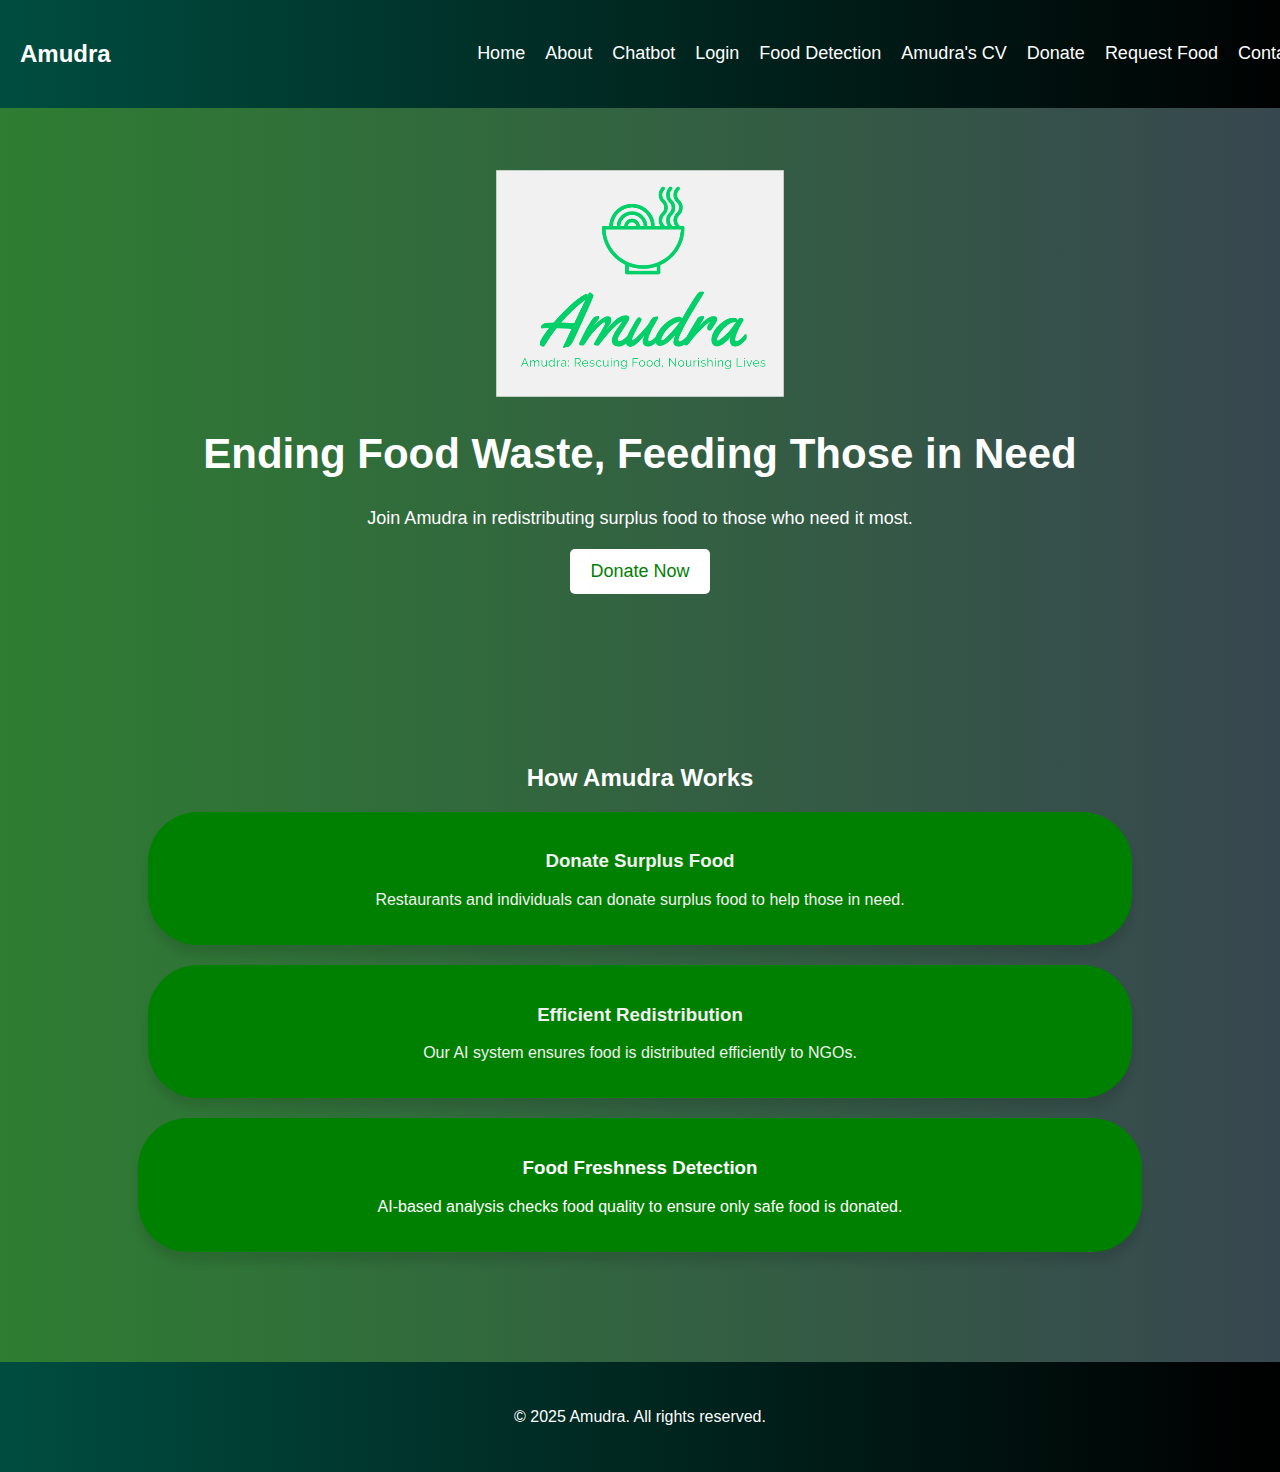
<file: index.html>
<!DOCTYPE html>
<html lang="en">
<head>
    <meta charset="UTF-8">
    <meta name="viewport" content="width=device-width, initial-scale=1.0">
    <title>Amudra | Ending Food Waste</title>

    <style>
        /* ========== General Styles ========== */
        body {
            font-family: Arial, sans-serif;
            margin: 0;
            padding: 0;
            background: #f4f4f4;
        }

        /* ========== Navbar ========== */
        .navbar {
            display: flex;
            justify-content: space-between;
            align-items: center;
            padding: 20px;
            background: linear-gradient(to right, #004d40, #000000);
            color: white;
            position: fixed;
            width: 100%;
            top: 0;
            z-index: 1000;
        }

        .nav-links {
            list-style: none;
            display: flex;
            gap: 20px;
        }

        .nav-links li a {
            text-decoration: none;
            color: white;
            font-size: 18px;
            transition: color 0.3s ease-in-out;
        }

        .nav-links li a:hover {
            color: #f1f1f1;
        }

        /* ========== Hero Section ========== */
        .hero {
            display: flex;
            align-items: center;
            justify-content: center;
            flex-direction: column;
            padding: 100px 10%;
            background: linear-gradient(to right, #2E7D32, #37474F);
            color: white;
            text-align: center;
            margin-top: 70px;
        }

        .hero h1 {
            font-size: 42px;
            line-height: 1.2;
        }

        .hero h1 span {
            color: yellow;
        }

        .hero p {
            font-size: 18px;
            margin: 20px 0;
        }

        .cta-btn {
            display: inline-block;
            padding: 12px 20px;
            background: white;
            color:green;
            font-size: 18px;
            border-radius: 5px;
            text-decoration: none;
            transition: transform 0.3s ease-in-out;
        }

        .cta-btn:hover {
            transform: scale(1.1);
        }

        /* ========== Features Section ========== */
        .features {
            text-align: center;
            padding: 50px 10%;
            background: linear-gradient(to right, #2E7D32, #37474F);
            padding-bottom: 100px;
            color: white;
        }

        .feature-container {
            display: flex;
            justify-content: space-between;
            margin-top: 30px;
        }

        .feature {
            flex: 1;
            padding: 20px;
            background: green;
            color:#f1f1f1;
            border-radius: 50px;
            box-shadow: 0 10px 10px rgba(0, 0, 0, 0.1);
            margin: 20px;
            text-align: center;
            transition: transform 0.3s ease-in-out;
        }
        .feature1{
            flex: 1;
            padding: 20px;
            color: #f1f1f1;
            background: green;
            border-radius: 50px;
            box-shadow: 0 10px 10px rgba(0, 0, 0, 0.1);
            margin: 20px;
            text-align: center;
            transition: transform 0.3s ease-in-out;
        }
        .feature2{
            flex: 1;
            padding: 20px;
            color:white;
            background: green;
            border-radius: 50px;
            box-shadow: 0 10px 10px rgba(0, 0, 0, 0.1);
            margin: 10px;
            text-align: center;
            transition: transform 0.3s ease-in-out;
        }

        .feature i {
            font-size: 40px;
            color: green;
            margin-bottom: 10px;
        }

        .feature:hover {
            transform: translateY(-5px);
        }

        /* ========== Footer ========== */
        footer {
            text-align: center;
            padding: 30px;
            background: linear-gradient(to right, #004d40, #000000);
            color: white;
        }

        /* ========== Responsive Design ========== */
        @media (max-width: 768px) {
            .navbar {
                flex-direction: column;
                padding: 10px;
            }

            .nav-links {
                flex-direction: column;
                text-align: center;
                padding: 10px;
            }

            .hero {
                padding: 50px 5%;
            }

            .hero h1 {
                font-size: 32px;
            }

            .feature-container {
                flex-direction: column;
            }

            .feature {
                margin-bottom: 20px;
            }
            .img{
                background: white;
                padding: 15px;
                border-radius: px;
                box-shadow: 0 5px 10px rgba(0, 0, 0, 0.1);
            }
        }
        .falling {
            position: absolute;
            top: -10%;
            width: 100%;
            height: 100%;
            pointer-events: none; /* Prevent interactions with falling objects */
        }
        .falling div {
            position: absolute;
            animation: fall 5s linear infinite; /* Faster falling speed */
        }
        @keyframes fall {
            0% {
                top: -10%;
                transform: rotate(0deg);
            }
            100% {
                top: 100%;
                transform: rotate(360deg);
            }
        }
        /* Add different falling elements with varied speeds and positions */
        .falling div:nth-child(1) {
      left: 10%;
      animation-duration: 4s; /* Shorter duration for faster fall */
      animation-delay: 0s;
      font-size: 50px;
      color: #FF6347; /* Tomato */
    }

    .falling div:nth-child(2) {
      left: 30%;
      animation-duration: 3s; /* Even faster fall */
      animation-delay: 1s;
      font-size: 60px;
      color: #FFD700; /* Gold */
    }

    .falling div:nth-child(3) {
      left: 50%;
      animation-duration: 4.5s; /* Slightly slower fall */
      animation-delay: 2s;
      font-size: 55px;
      color: #32CD32; /* Lime Green */
    }

    .falling div:nth-child(4) {
      left: 70%;
      animation-duration: 3.5s; /* Fast fall */
      animation-delay: 3s;
      font-size: 65px;
      color: #FF4500; /* Orange Red */
    }

    .falling div:nth-child(5) {
      left: 90%;
      animation-duration: 4s; /* Medium-speed fall */
      animation-delay: 4s;
      font-size: 45px;
      color: #8A2BE2; /* Blue Violet */
    }

    </style>

</head>
<body>
    <div class="falling">
    <div>🍞</div> <!-- Falling bread -->
    <div>🍎</div> <!-- Falling apple -->
    <div>🍗</div> <!-- Falling chicken -->
    <div>🍊</div> <!-- Falling orange -->
    <div>🥖</div> <!-- Falling baguette -->
  </div>
    <!-- ========== Navbar ========== -->
     
    <header class="navbar">
        <div class="logo">
            <h2>Amudra</h2>
        </div>
        <nav>
            <ul class="nav-links">
                <li><a href="index.html" class="active">Home</a></li>
                <li><a href="about.html">About</a></li>
                <li><a href="https://landbot.online/v3/H-2807846-2JWQV5J3TCR0XQFF/index.html">Chatbot</a></li>
                <li><a href="login.html" class="btn">Login</a></li>
                <li><a href="https://foodspoil-2tvknx9cycweztxerjrupb.streamlit.app/">Food Detection</a></li>
                <li><a href="https://cvmodel-6quhshnfymarfwfpsactuh.streamlit.app/">Amudra's CV</a></li>
                <li><a href="donate-food.html">Donate</a></li>
                <li><a href="request-food.html">Request Food</a></li>
                <li><a href="contact.html">Contact</a></li>
            </ul>
        </nav>
    </header>


    <!-- ========== Hero Section ========== -->
    <section class="hero">
        <div class="img">
            <img src="images/logo.png" alt="Co-founder">
        </div>
        <div class="hero-content">
            <h1>Ending Food Waste, Feeding Those in Need</h1>
            <p>Join Amudra in redistributing surplus food to those who need it most.</p>
            <a href="donate-food.html" class="cta-btn">Donate Now</a>
        </div>
    </section>

    <!-- ========== Features Section ========== -->
    <section class="features">
        <h2>How Amudra Works</h2>
            <div class="feature">
                <i class="fas fa-hands-helping"></i>
                <h3>Donate Surplus Food</h3>
                <p>Restaurants and individuals can donate surplus food to help those in need.</p>
            </div>
            <div class="feature1">
                <i class="fas fa-truck"></i>
                <h3>Efficient Redistribution</h3>
                <p>Our AI system ensures food is distributed efficiently to NGOs.</p>
            </div>

            <div class="feature2">
                <i class="fas fa-seedling"></i>
                <h3>Food Freshness Detection</h3>
                <p>AI-based analysis checks food quality to ensure only safe food is donated.</p>
            </div>
    </section>

    <!-- ========== Footer ========== -->
    <section><footer>
        <p>&copy; 2025 Amudra. All rights reserved.</p>
    </footer>
</section>

</body>
</html>
</file>
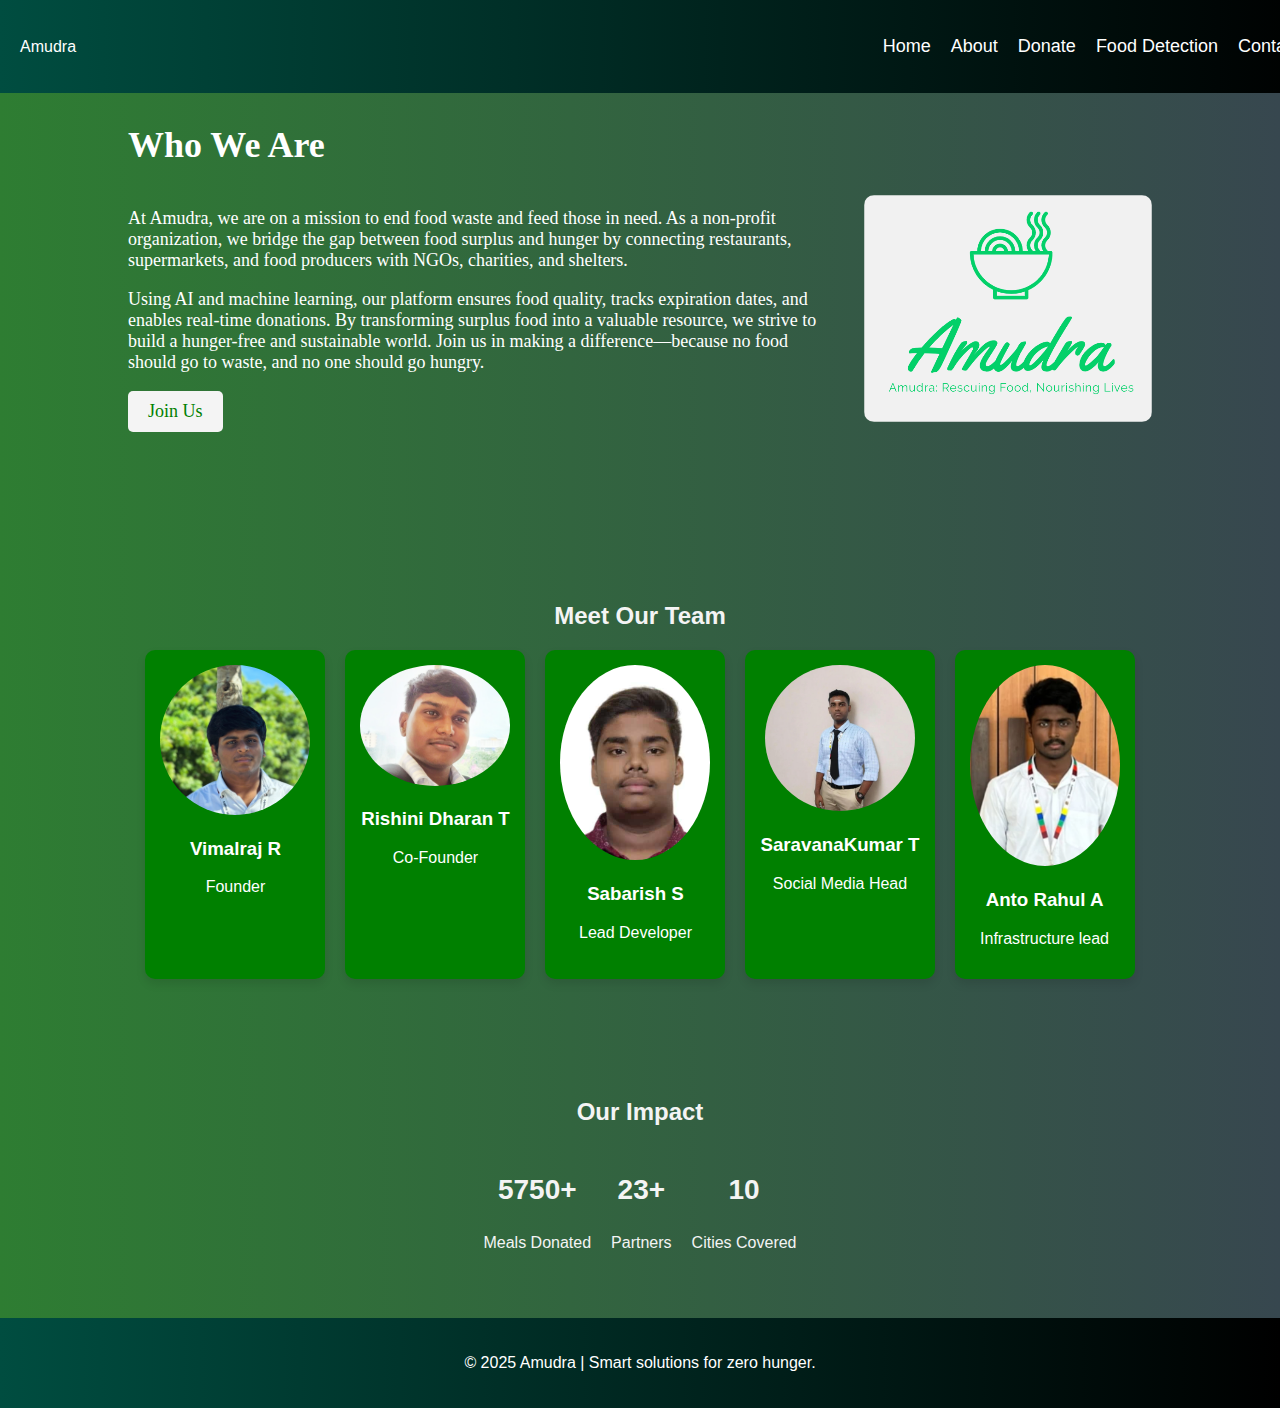
<file: about.html>
<!DOCTYPE html>
<html lang="en">
<head>
    <meta charset="UTF-8">
    <meta name="viewport" content="width=device-width, initial-scale=1.0">
    <title>About Us | Amudra</title>

    <style>
        /* ========== General Styles ========== */
        body {
            font-family: Arial, sans-serif;
            margin: 0;
            padding: 0;
            background: #f4f4f4;
        }

        /* ========== Navbar ========== */
        header {
            display: flex;
            justify-content: space-between;
            align-items: center;
            padding: 20px;
            background: linear-gradient(to right, #004d40, #000000);

            color: white;
            position: fixed;
            width: 100%;
            top: 0;
            z-index: 1000;
        }

        nav ul {
            list-style: none;
            display: flex;
            gap: 20px;
        }

        nav ul li a {
            text-decoration: none;
            color: white;
            font-size: 18px;
        }

        /* ========== About Section ========== */
        .about {
            padding: 100px 10%;
            background: linear-gradient(to right, #2E7D32, #37474F);
            font-family: 'Times New Roman', Times, serif;
            font-weight: 500;
            font-size: large;
            color: white;
        }

        .about-content {
            display: flex;
            align-items: center;
            gap: 30px;
        }

        .about-text {
            flex: 1;
        }

        .about-image img {
            max-width: 100%;
            border-radius: 10px;
        }

        /* ========== Team Section ========== */
        .team {
            text-align: center;
            padding: 50px 10%;
            background: linear-gradient(to right, #2E7D32, #37474F);
            color: #f4f4f4;
        }

        .team-members {
            display: flex;
            justify-content: center;
            gap: 20px;
        }

        .member {
            background:green;
            color:white;
            padding: 15px;
            border-radius: 10px;
            box-shadow: 0 5px 10px rgba(0, 0, 0, 0.1);
        }

        .member img {
            width: 150px;
            border-radius: 50%;
        }

        /* ========== Facts Section ========== */
        .facts {
            text-align: center;
            padding: 50px 10%;
            background: linear-gradient(to right, #2E7D32, #37474F);
            color: #f4f4f4;
        }

        .fact-items {
            display: flex;
            justify-content: center;
            gap: 20px;
        }

        .fact h3 {
            font-size: 28px;
        }

        /* ========== Footer ========== */
        footer {
            text-align: center;
            padding: 20px;
            background: linear-gradient(to right, #004d40, #000000);
            color: white;
        }

        /* ========== Animations ========== */
        @keyframes fadeIn {
            from { opacity: 0; transform: translateY(20px); }
            to { opacity: 1; transform: translateY(0); }
        }

        .about, .team, .facts {
            animation: fadeIn 1s ease-in-out;
        }
    </style>

</head>
<body>

    <!-- ========== HEADER ========== -->
    <header>
        <div class="logo">
            <a href="index.html" style="color: white; text-decoration: none;">Amudra</a>
        </div>
        <nav style="text-align: center;">
            <ul>
                <li><a href="index.html">Home</a></li>
                <li><a href="about.html" class="active">About</a></li>
                <li><a href="donate-food.html">Donate</a></li>
                <li><a href="https://foodspoil-2tvknx9cycweztxerjrupb.streamlit.app/">Food Detection</a></li>
                <li><a href="contact.html">Contact</a></li>
            </ul>
        </nav>
    </header>

    <!-- ========== ABOUT SECTION ========== -->
    <section class="about">
        <h1>Who We Are</h1>
        <div class="about-content">
            <div class="about-text">
                <p>At Amudra, we are on a mission to end food waste and feed those in need. As a non-profit organization, we bridge the gap between food surplus and hunger by connecting restaurants, supermarkets, and food producers with NGOs, charities, and shelters.</p>
                <p>Using AI and machine learning, our platform ensures food quality, tracks expiration dates, and enables real-time donations. By transforming surplus food into a valuable resource, we strive to build a hunger-free and sustainable world.

                    Join us in making a difference—because no food should go to waste, and no one should go hungry.</p>
                <a href="donate.html" style="display: inline-block; padding: 10px 20px; background:#f4f4f4; color: green; text-decoration: none; border-radius: 5px;">Join Us</a>
            </div>
            <div class="about-image">
                <img src="images/logo.png" alt="About Amudra">
            </div>
        </div>
    </section>

    <!-- ========== TEAM SECTION ========== -->
    <section class="team">
        <h2>Meet Our Team</h2>
        <div class="team-members">
            <div class="member">
                <img src="images/vimal.jpg" alt="Vimalraj R">
                <h3>Vimalraj R</h3>
                <p>Founder</p>
            </div>
            <div class="member">
                <img src="images/rishini.png" alt="Co-founder">
                <h3>Rishini Dharan T<S></S></h3>
                <p>Co-Founder</p>
            </div>
            <div class="member">
                <img src="images/sabarish.png" alt="Developer">
                <h3>Sabarish S</h3>
                <p>Lead Developer</p>
            </div>
            <div class="member">
                <img src="images/saravana.png" alt="Developer">
                <h3>SaravanaKumar T</h3>
                <p>Social Media Head</p>
            </div>
            <div class="member">
                <img src="images/rahul.png" alt="Developer">
                <h3>Anto Rahul A</h3>
                <p>Infrastructure lead</p>
            </div>
        </div>
    </section>

    <!-- ========== FACTS SECTION ========== -->
    <section class="facts">
        <h2>Our Impact</h2>
        <div class="fact-items">
            <div class="fact">
                <h3><span class="counter" data-count="50000">0</span>+</h3>
                <p>Meals Donated</p>
            </div>
            <div class="fact">
                <h3><span class="counter" data-count="200">0</span>+</h3>
                <p>Partners</p>
            </div>
            <div class="fact">
                <h3><span class="counter" data-count="10">0</span></h3>
                <p>Cities Covered</p>
            </div>
        </div>
    </section>

    <!-- ========== FOOTER ========== -->
    <footer>
        <p>© 2025 Amudra | Smart solutions for zero hunger.</p>
    </footer>

    <!-- Counter Animation Script -->
    <script>
        document.addEventListener("DOMContentLoaded", () => {
            let counters = document.querySelectorAll(".counter");
            let speed = 200;

            counters.forEach(counter => {
                let updateCount = () => {
                    let target = +counter.getAttribute("data-count");
                    let count = +counter.innerText;
                    let increment = target / speed;

                    if (count < target) {
                        counter.innerText = Math.ceil(count + increment);
                        setTimeout(updateCount, 30);
                    } else {
                        counter.innerText = target;
                    }
                };
                updateCount();
            });
        });
    </script>

</body>
</html>
</file>
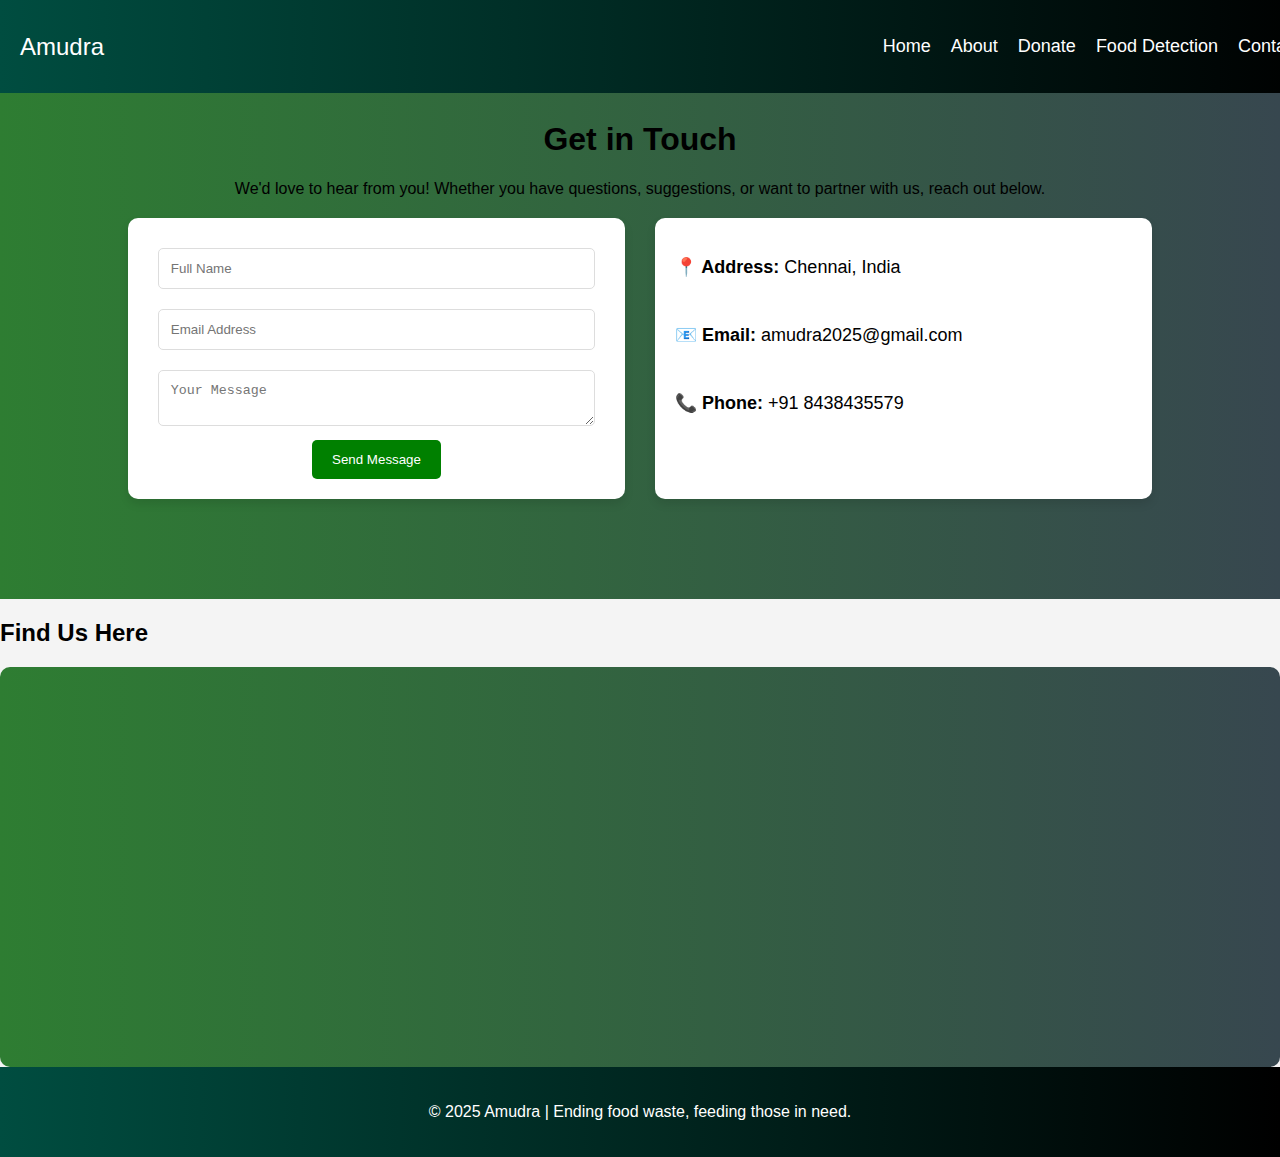
<file: contact.html>
<!DOCTYPE html>
<html lang="en">
<head>
    <meta charset="UTF-8">
    <meta name="viewport" content="width=device-width, initial-scale=1.0">
    <title>Contact Us | Amudra</title>

    <style>
        /* ========== General Styles ========== */
        body {
            font-family: Arial, sans-serif;
            margin: 0;
            padding: 0;
            background: #f4f4f4;
        }

        /* ========== Navbar ========== */
        header {
            display: flex;
            justify-content: space-between;
            align-items: center;
            padding: 20px;
            background: linear-gradient(to right, #004d40, #000000);
            color: white;
            position: fixed;
            width: 100%;
            top: 0;
            z-index: 1000;
        }

        nav ul {
            list-style: none;
            display: flex;
            gap: 20px;
        }

        nav ul li a {
            text-decoration: none;
            color: white;
            font-size: 18px;
        }

        /* ========== Contact Section ========== */
        .contact {
            padding: 100px 10%;
            background: linear-gradient(to right, #2E7D32, #37474F);

            text-align: center;
        }

        .contact-content {
            display: flex;
            justify-content: space-between;
            gap: 30px;
            margin-top: 20px;
        }

        .contact-form, .contact-info {
            flex: 1;
            background: #fff;
            padding: 20px;
            border-radius: 10px;
            box-shadow: 0px 5px 10px rgba(0, 0, 0, 0.1);
        }

        .input-box input, .input-box textarea {
            width: 90%;
            padding: 12px;
            margin: 10px 0;
            border-radius: 5px;
            border: 1px solid #ddd;
        }

        .btn {
            background: green;
            color: white;
            padding: 12px 20px;
            border: none;
            cursor: pointer;
            border-radius: 5px;
            transition: 0.3s;
        }

        .btn:hover {
            background: green;
        }

        .info-box {
            display: flex;
            align-items: center;
            gap: 10px;
            margin-bottom: 10px;
            font-size: 18px;
            
        }

        /* ========== Google Map Section ========== */
        .map-container {
            width: 100%;
            height: 400px;
            margin-top: 20px;
        }

        iframe {
            width: 100%;
            height: 100%;
            border: none;
            border-radius: 10px;
            background: linear-gradient(to right, #2E7D32, #37474F);


        }

        /* ========== Footer ========== */
        footer {
            text-align: center;
            padding: 20px;
            background: linear-gradient(to right, #004d40, #000000);
            color: white;
        }

        /* ========== Responsive Design ========== */
        @media (max-width: 768px) {
            .contact-content {
                flex-direction: column;
            }
        }
    </style>

</head>
<body>

    <!-- ========== HEADER ========== -->
    <header>
        <div class="logo">
            <a href="index.html" style="color: white; text-decoration: none; font-size: 24px;">Amudra</a>
        </div>
        <nav>
            <ul style="list-style: none; display: flex; gap: 20px;">
                <li><a href="index.html">Home</a></li>
                <li><a href="about.html">About</a></li>
                <li><a href="donate.html">Donate</a></li>
                <li><a href="food-detection.html">Food Detection</a></li>
                <li><a href="contact.html" class="active">Contact</a></li>
            </ul>
        </nav>
    </header>

    <!-- ========== CONTACT SECTION ========== -->
    <section class="contact">
        <h1 class="section-title">Get in Touch</h1>
        <p>We'd love to hear from you! Whether you have questions, suggestions, or want to partner with us, reach out below.</p>

        <div class="contact-content">
            <!-- Contact Form -->
            <div class="contact-form">
                <form action="#" method="POST">
                    <div class="input-box">
                        <input type="text" name="name" required placeholder="Full Name">
                    </div>
                    <div class="input-box">
                        <input type="email" name="email" required placeholder="Email Address">
                    </div>
                    <div class="input-box">
                        <textarea name="message" required placeholder="Your Message"></textarea>
                    </div>
                    <button type="submit" class="btn">Send Message</button>
                </form>
            </div>

            <!-- Contact Info -->
            <div class="contact-info">
                <div class="info-box">
                    <p><strong>📍 Address:</strong> Chennai, India</p>
                </div>
                <div class="info-box">
                    <p><strong>📧 Email:</strong> amudra2025@gmail.com</p>
                </div>
                <div class="info-box">
                    <p><strong>📞 Phone:</strong> +91 8438435579</p>
                </div>
            </div>
        </div>
    </section>

    <!-- ========== GOOGLE MAP ========== -->
    <section class="map">
        <h2 class="section-title">Find Us Here</h2>
        <div class="map-container">
            <iframe 
                src="https://www.google.com/maps/embed?pb=!1m18!1m12!1m3!1d3916.308204258558!2d80.2247!3d13.0827!2m3!1f0!2f0!3f0!3m2!1i1024!2i768!4f13.1!3m3!1m2!1s0x0%3A0x0!2zMTPCsDA0JzU1LjYiTiA4MMKwMTMnMzQuOSJF!5e0!3m2!1sen!2sin!4v1618457920892!5m2!1sen!2sin" 
                allowfullscreen="" loading="lazy">
            </iframe>
        </div>
    </section>

    <!-- ========== FOOTER ========== -->
    <footer>
        <p>© 2025 Amudra | Ending food waste, feeding those in need.</p>
    </footer>

</body>
</html>
</file>
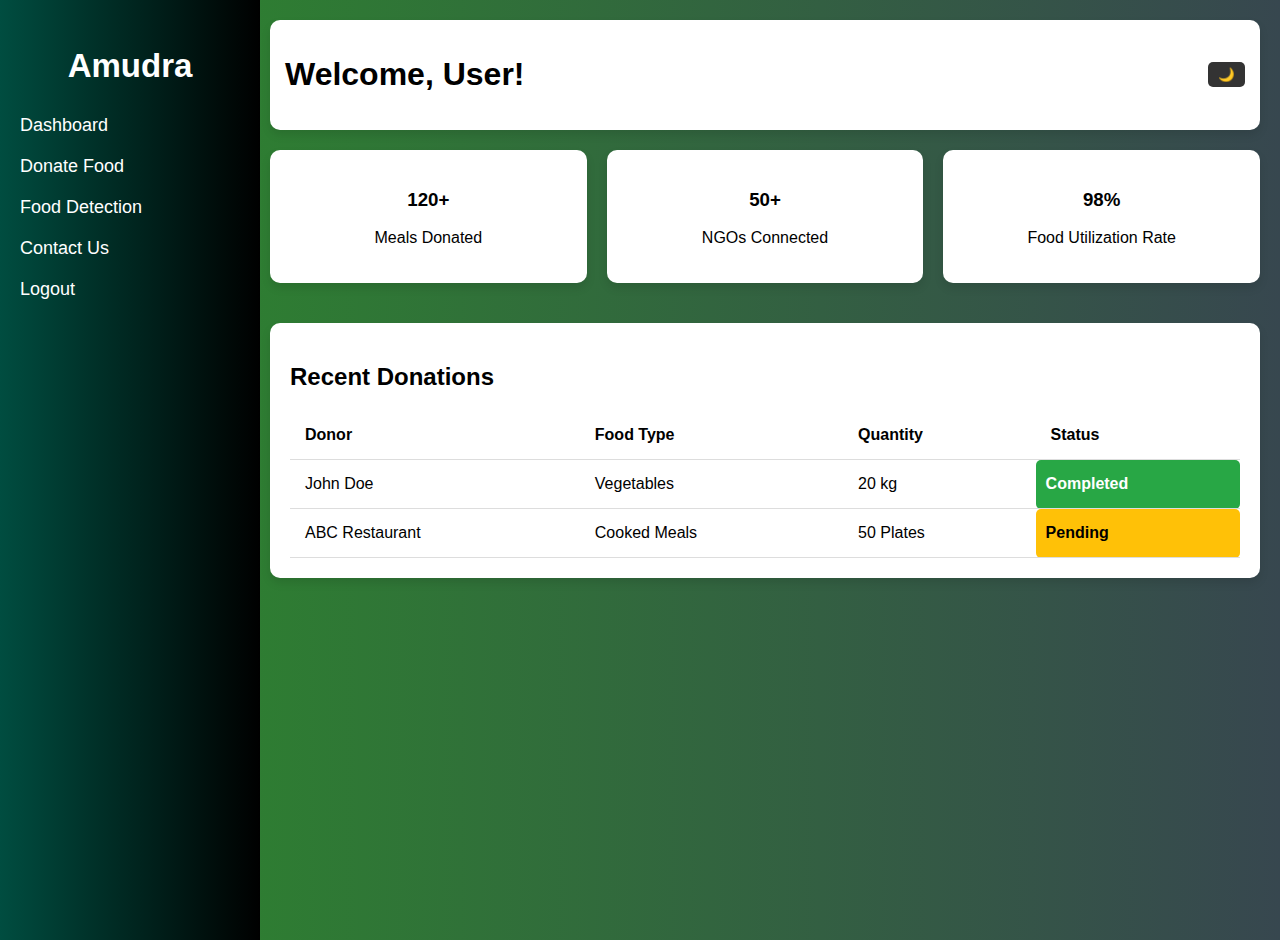
<file: dashboard.html>
<!DOCTYPE html>
<html lang="en">
<head>
    <meta charset="UTF-8">
    <meta name="viewport" content="width=device-width, initial-scale=1.0">
    <title>Dashboard | Amudra</title>

    <style>
        /* ========== General Styles ========== */
        body {
            font-family: Arial, sans-serif;
            margin: 0;
            padding: 0;
            background: #f4f4f4;
        }

        /* ========== Sidebar ========== */
        .sidebar {
            position: fixed;
            width: 220px;
            height: 100%;
            background: linear-gradient(to right, #004d40, #000000);
            padding: 20px;
            color: white;
        }

        .sidebar .logo {
            text-align: center;
            font-size: 22px;
            font-weight: bold;
            margin-bottom: 30px;
        }

        .sidebar .menu {
            list-style: none;
            padding: 0;
        }

        .sidebar .menu li {
            margin: 20px 0;
        }

        .sidebar .menu li a {
            color: white;
            text-decoration: none;
            font-size: 18px;
            display: flex;
            align-items: center;
        }

        .sidebar .menu li a:hover {
            text-decoration: underline;
        }

        /* ========== Dashboard Content ========== */
        .dashboard {
            margin-left: 250px;
            padding: 20px;
            background: linear-gradient(to right, #2E7D32, #37474F);

            min-height: 100vh;
        }

        .dashboard-header {
            display: flex;
            justify-content: space-between;
            align-items: center;
            background: white;
            padding: 15px;
            border-radius: 10px;
            box-shadow: 0 5px 10px rgba(0, 0, 0, 0.1);
        }

        #dark-mode-toggle {
            padding: 5px 10px;
            border: none;
            background: #333;
            color: white;
            cursor: pointer;
            border-radius: 5px;
        }

        /* ========== Statistics Section ========== */
        .dashboard-stats {
            display: flex;
            gap: 20px;
            margin-top: 20px;
        }

        .stat-box {
            flex: 1;
            background: white;
            padding: 20px;
            border-radius: 10px;
            text-align: center;
            box-shadow: 0 5px 10px rgba(0, 0, 0, 0.1);
        }

        .stat-box i {
            font-size: 30px;
            color: green;
        }

        /* ========== Recent Donations Table ========== */
        .recent-donations {
            margin-top: 40px;
            background: white;
            padding: 20px;
            border-radius: 10px;
            box-shadow: 0 5px 10px rgba(0, 0, 0, 0.1);
        }

        .recent-donations table {
            width: 100%;
            border-collapse: collapse;
        }

        .recent-donations th, .recent-donations td {
            padding: 15px;
            text-align: left;
            border-bottom: 1px solid #ddd;
        }

        .recent-donations .status {
            font-weight: bold;
            padding: 5px 10px;
            border-radius: 5px;
        }

        .recent-donations .status.completed {
            background: #28a745;
            color: white;
        }

        .recent-donations .status.pending {
            background: #ffc107;
            color: black;
        }

        /* ========== Responsive Design ========== */
        @media (max-width: 768px) {
            .sidebar {
                width: 100%;
                height: auto;
                position: relative;
                text-align: center;
            }

            .dashboard {
                margin-left: 0;
                padding: 10px;
            }

            .dashboard-stats {
                flex-direction: column;
            }

            .recent-donations table {
                font-size: 14px;
            }
        }
    </style>

</head>
<body>

    <!-- ========== SIDEBAR ========== -->
    <aside class="sidebar">
        <div class="logo">
            <h2>Amudra</h2>
        </div>
        <ul class="menu">
            <li class="active"><a href="dashboard.html"><i class="fas fa-home"></i> Dashboard</a></li>
            <li><a href="donate-food.html"><i class="fas fa-hand-holding-heart"></i> Donate Food</a></li>
            <li><a href="food-detection.html"><i class="fas fa-seedling"></i> Food Detection</a></li>
            <li><a href="contact.html"><i class="fas fa-envelope"></i> Contact Us</a></li>
            <li><a href="index.html"><i class="fas fa-sign-out-alt"></i> Logout</a></li>
        </ul>
    </aside>

    <!-- ========== MAIN CONTENT ========== -->
    <main class="dashboard">
        <header class="dashboard-header">
            <h1>Welcome, User!</h1>
            <button id="dark-mode-toggle">🌙</button>
        </header>

        <!-- ========== Statistics Section ========== -->
        <section class="dashboard-stats">
            <div class="stat-box">
                <i class="fas fa-utensils"></i>
                <h3>120+</h3>
                <p>Meals Donated</p>
            </div>
            <div class="stat-box">
                <i class="fas fa-users"></i>
                <h3>50+</h3>
                <p>NGOs Connected</p>
            </div>
            <div class="stat-box">
                <i class="fas fa-check-circle"></i>
                <h3>98%</h3>
                <p>Food Utilization Rate</p>
            </div>
        </section>

        <!-- ========== Recent Donations Table ========== -->
        <section class="recent-donations">
            <h2>Recent Donations</h2>
            <table>
                <thead>
                    <tr>
                        <th>Donor</th>
                        <th>Food Type</th>
                        <th>Quantity</th>
                        <th>Status</th>
                    </tr>
                </thead>
                <tbody>
                    <tr>
                        <td>John Doe</td>
                        <td>Vegetables</td>
                        <td>20 kg</td>
                        <td class="status completed">Completed</td>
                    </tr>
                    <tr>
                        <td>ABC Restaurant</td>
                        <td>Cooked Meals</td>
                        <td>50 Plates</td>
                        <td class="status pending">Pending</td>
                    </tr>
                </tbody>
            </table>
        </section>
    </main>

</body>
</html>
</file>
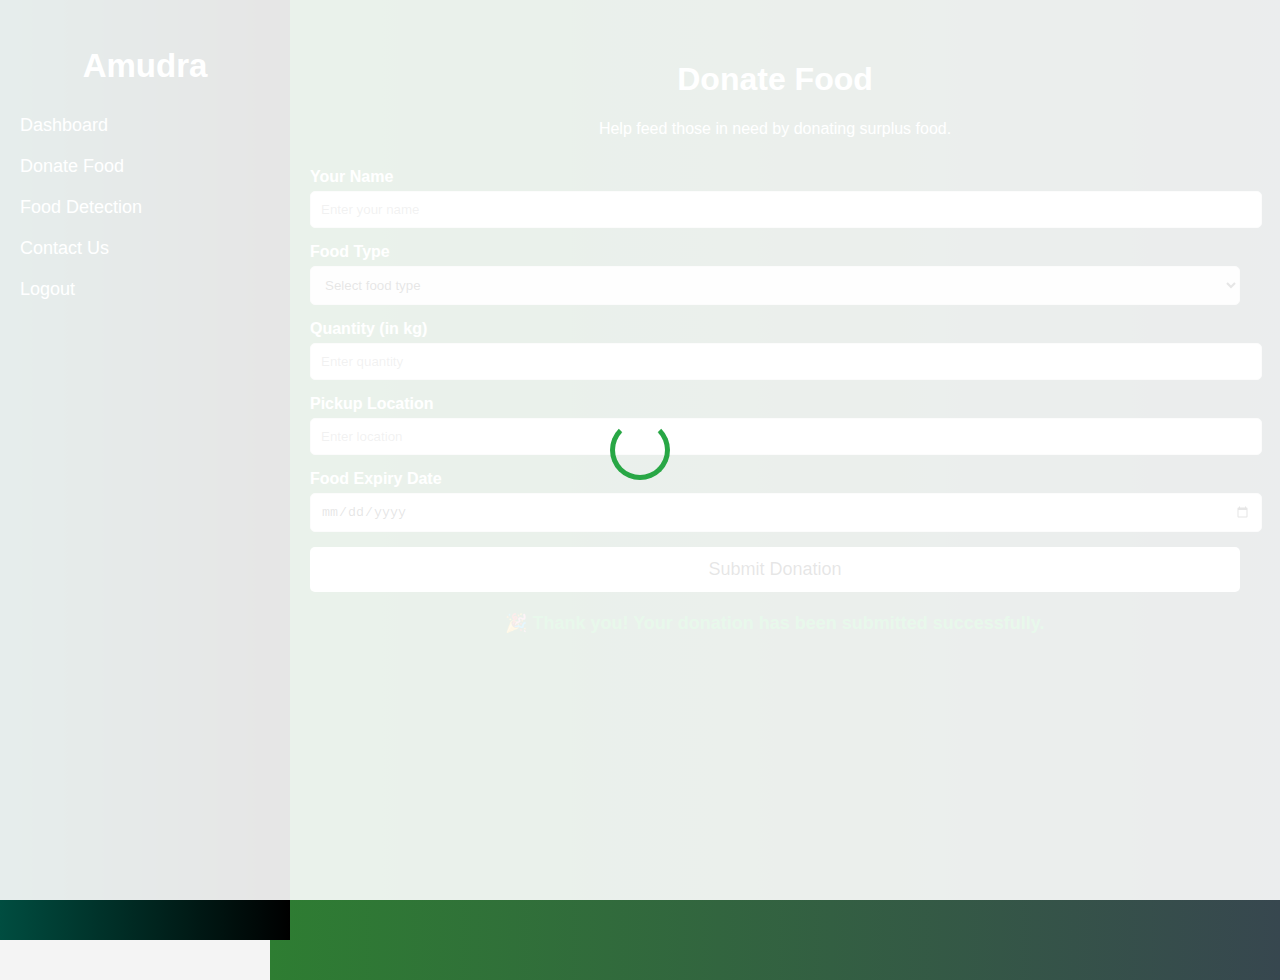
<file: donate-food.html>
<!DOCTYPE html>
<html lang="en">
<head>
    <meta charset="UTF-8">
    <meta name="viewport" content="width=device-width, initial-scale=1.0">
    <title>Donate Food | Amudra</title>

    <style>
        /* ========== General Styles ========== */
        body {
            font-family: Arial, sans-serif;
            margin: 0;
            padding: 0;
            background: #f4f4f4;
        }

        /* ========== Sidebar ========== */
        .sidebar {
            position: fixed;
            width: 250px;
            height: 100%;
            background: linear-gradient(to right, #004d40, #000000);
            padding: 20px;
            color: white;
        }

        .sidebar .logo {
            text-align: center;
            font-size: 22px;
            font-weight: bold;
            margin-bottom: 30px;
        }

        .sidebar .menu {
            list-style: none;
            padding: 0;
        }

        .sidebar .menu li {
            margin: 20px 0;
        }

        .sidebar .menu li a {
            color: white;
            text-decoration: none;
            font-size: 18px;
            display: flex;
            align-items: center;
        }

        .sidebar .menu li a:hover {
            text-decoration: underline;
        }

        /* ========== Donation Form ========== */
        .donation-form {
            margin-left: 270px;
            padding: 40px;
            background: linear-gradient(to right, #2E7D32, #37474F);
            color: white;
            min-height: 100vh;
        }

        .donation-header {
            text-align: center;
            margin-bottom: 30px;
        }

        .form-group {
            margin-bottom: 15px;
        }

        .form-group label {
            display: block;
            font-weight: bold;
            margin-bottom: 5px;
        }

        .form-group input, .form-group select {
            width: 100%;
            padding: 10px;
            border: 1px solid #ddd;
            border-radius: 5px;
        }

        .donate-btn {
            width: 100%;
            padding: 12px;
            border: none;
            background: white;
            
            font-size: 18px;
            border-radius: 5px;
            cursor: pointer;
            transition: transform 0.3s ease-in-out;
        }

        .donate-btn:hover {
            transform: scale(1.05);
            background: #aff1c9;
        }

        #successMessage {
            text-align: center;
            margin-top: 20px;
            font-size: 18px;
            color: #14bb3b;
            font-weight: bold;
            display: Success;
        }

        /* ========== Loader Animation ========== */
        #loader {
            position: fixed;
            width: 100%;
            height: 100%;
            background: rgba(255, 255, 255, 0.9);
            display: flex;
            justify-content: center;
            align-items: center;
            z-index: 999;
        }

        .spinner {
            width: 50px;
            height: 50px;
            border: 5px solid #28a745;
            border-top: 5px solid transparent;
            border-radius: 50%;
            animation: spin 1s linear infinite;
        }

        @keyframes spin {
            from { transform: rotate(0deg); }
            to { transform: rotate(360deg); }
        }

        /* ========== Responsive Design ========== */
        @media (max-width: 768px) {
            .sidebar {
                width: 100%;
                height: auto;
                position: relative;
                text-align: center;
            }

            .donation-form {
                margin-left: 0;
                padding: 20px;
            }
        }
    </style>

    <script>
        document.addEventListener("DOMContentLoaded", function () {
            setTimeout(() => document.getElementById("loader").style.display = "none", 1000);
        });
    </script>

</head>
<body>

    <!-- ========== LOADER ========== -->
    <div id="loader">
        <div class="spinner"></div>
    </div>

    <!-- ========== SIDEBAR ========== -->
    <aside class="sidebar">
        <div class="logo">
            <h2>Amudra</h2>
        </div>
        <ul class="menu">
            <li><a href="dashboard.html"><i class="fas fa-home"></i> Dashboard</a></li>
            <li class="active"><a href="donate-food.html"><i class="fas fa-hand-holding-heart"></i> Donate Food</a></li>
            <li><a href="https://foodspoil-2tvknx9cycweztxerjrupb.streamlit.app/"><i class="fas fa-seedling"></i> Food Detection</a></li>
            <li><a href="contact.html"><i class="fas fa-envelope"></i> Contact Us</a></li>
            <li><a href="index.html"><i class="fas fa-sign-out-alt"></i> Logout</a></li>
        </ul>
    </aside>

    <!-- ========== MAIN CONTENT ========== -->
    <main class="donation-form">
        <header class="donation-header">
            <h1>Donate Food</h1>
            <p>Help feed those in need by donating surplus food.</p>
        </header>

        <form id="donationForm">
            <div class="form-group">
                <label for="donorName" color="white">Your Name</label>
                <input type="text" id="donorName" placeholder="Enter your name" required>
            </div>

            <div class="form-group">
                <label for="foodType">Food Type</label>
                <select id="foodType" required>
                    <option value="" disabled selected>Select food type</option>
                    <option value="Cooked Meals">Cooked Meals</option>
                    <option value="Vegetables">Vegetables</option>
                    <option value="Fruits">Fruits</option>
                    <option value="Dairy Products">Dairy Products</option>
                    <option value="Bakery Items">Bakery Items</option>
                </select>
            </div>

            <div class="form-group">
                <label for="quantity">Quantity (in kg)</label>
                <input type="number" id="quantity" placeholder="Enter quantity" required>
            </div>

            <div class="form-group">
                <label for="pickupLocation">Pickup Location</label>
                <input type="text" id="pickupLocation" placeholder="Enter location" required>
            </div>

            <div class="form-group">
                <label for="expiryDate">Food Expiry Date</label>
                <input type="date" id="expiryDate" required>
            </div>

            <button type="submit" class="donate-btn">Submit Donation</button>
        </form>

        <div id="successMessage">
            <p>🎉 Thank you! Your donation has been submitted successfully.</p>
        </div>
    </main>

</body>
</html>
</file>
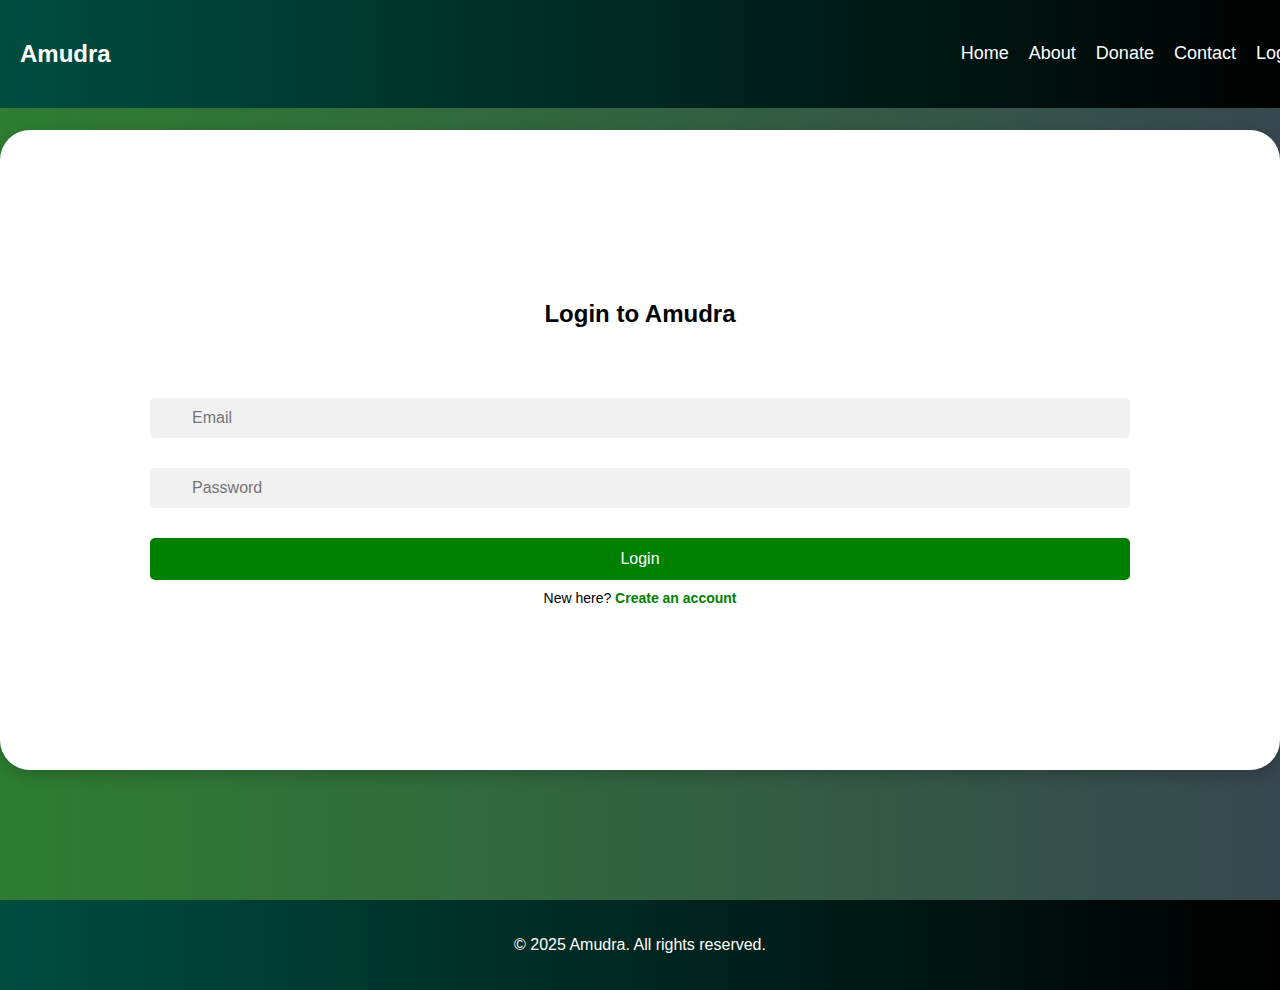
<file: login.html>
<!DOCTYPE html>
<html lang="en">
<head>
    <meta charset="UTF-8">
    <meta name="viewport" content="width=device-width, initial-scale=1.0">
    <title>Login | Amudra</title>

    <style>
        /* ========== General Styles ========== */
        body {
            font-family: Arial, sans-serif;
            margin: 0;
            padding: 0;
            background: #f4f4f4;
        }

        /* ========== Navbar ========== */
        .navbar {
            display: flex;
            justify-content: space-between;
            align-items: center;
            padding: 20px;
            background: linear-gradient(to right, #004d40, #000000);
            color: white;
            position: fixed;
            width: 100%;
            top: 0;
            z-index: 1000;
        }

        .nav-links {
            list-style: none;
            display: flex;
            gap: 20px;
        }

        .nav-links li a {
            text-decoration: none;
            color: white;
            font-size: 18px;
            transition: color 0.3s ease-in-out;
        }

        .nav-links li a:hover {
            color: #f1f1f1;
        }

        .menu-toggle {
            display: none;
        }

        /* ========== Login Form ========== */
        .login-container {
            display: flex;
            justify-content: center;
            align-items: center;
            height: 100vh;
            background: linear-gradient(to right, #2E7D32, #37474F);

        }
        .login-box {
            background: white;
            padding: 150px;
            border-radius: 30px;
            box-shadow: 0 5px 15px rgba(0, 0, 0, 0.2);
            text-align: center;
            width: 1000px;
        }

        .login-box h2 {
            color:black;
            margin-bottom: 70px;
        }

        .input-group {
            display: flex;
            align-items: center;
            background: #f1f1f1;
            padding: 10px;
            border-radius: 5px;
            margin-bottom: 30px;
            transition: 0.3s;
        }

        .input-group i {
            color: green;
            margin-right: 30px;
        }

        .input-group input {
            border: none;
            background: none;
            outline: none;
            width: 100%;
            font-size: 16px;
        }

        .input-group:hover {
            background: #eaeaea;
        }

        .login-btn {
            background: green;
            color: white;
            border: none;
            padding: 12px;
            width: 100%;
            border-radius: 5px;
            font-size: 16px;
            cursor: pointer;
            transition: background 0.3s ease-in-out, transform 0.2s;
        }

        .login-btn:hover {
            background: green;
            transform: scale(1.05);
        }

        .register-link {
            margin-top: 10px;
            font-size: 14px;
        }

        .register-link a {
            color:green;
            text-decoration: none;
            font-weight: bold;
        }

        .register-link a:hover {
            text-decoration: underline;
        }

        /* ========== Footer ========== */
        footer {
            text-align: center;
            padding: 20px;
            background: linear-gradient(to right, #004d40, #000000);
            color: white;
        }

        /* ========== Responsive Design ========== */
        @media (max-width: 768px) {
            .navbar {
                flex-direction: column;
                padding: 10px;
            }

            .nav-links {
                flex-direction: column;
                text-align: center;
                padding: 10px;
            }

            .menu-toggle {
                display: block;
                font-size: 24px;
                cursor: pointer;
            }

            .login-box {
                width: 90%;
            }
        }
    </style>

</head>
<body>

    <!-- ========== NAVIGATION BAR ========== -->
    <header class="navbar">
        <div class="logo">
            <h2>Amudra</h2>
        </div>
        <nav>
            <ul class="nav-links">
                <li><a href="index.html">Home</a></li>
                <li><a href="about.html">About</a></li>
                <li><a href="donate-food.html">Donate</a></li>
                <li><a href="contact.html">Contact</a></li>
                <li><a href="login.html" class="active">Login</a></li>
            </ul>
        </nav>
        <div class="menu-toggle">
            <i class="fas fa-bars"></i>
        </div>
    </header>

    <!-- ========== LOGIN FORM ========== -->
    <section class="login-container">
        <div class="login-box">
            <h2>Login to Amudra</h2>
            <form id="loginForm">
                <div class="input-group">
                    <i class="fas fa-envelope"></i>
                    <input type="email" id="email" placeholder="Email" required>
                </div>
                <div class="input-group">
                    <i class="fas fa-lock"></i>
                    <input type="password" id="password" placeholder="Password" required>
                </div>
                <button type="submit" class="login-btn">Login</button>
                <p class="register-link">New here? <a href="register.html">Create an account</a></p>
            </form>
        </div>
    </section>

    <!-- ========== FOOTER ========== -->
    <footer>
        <p>&copy; 2025 Amudra. All rights reserved.</p>
    </footer>

</body>
</html>
</file>
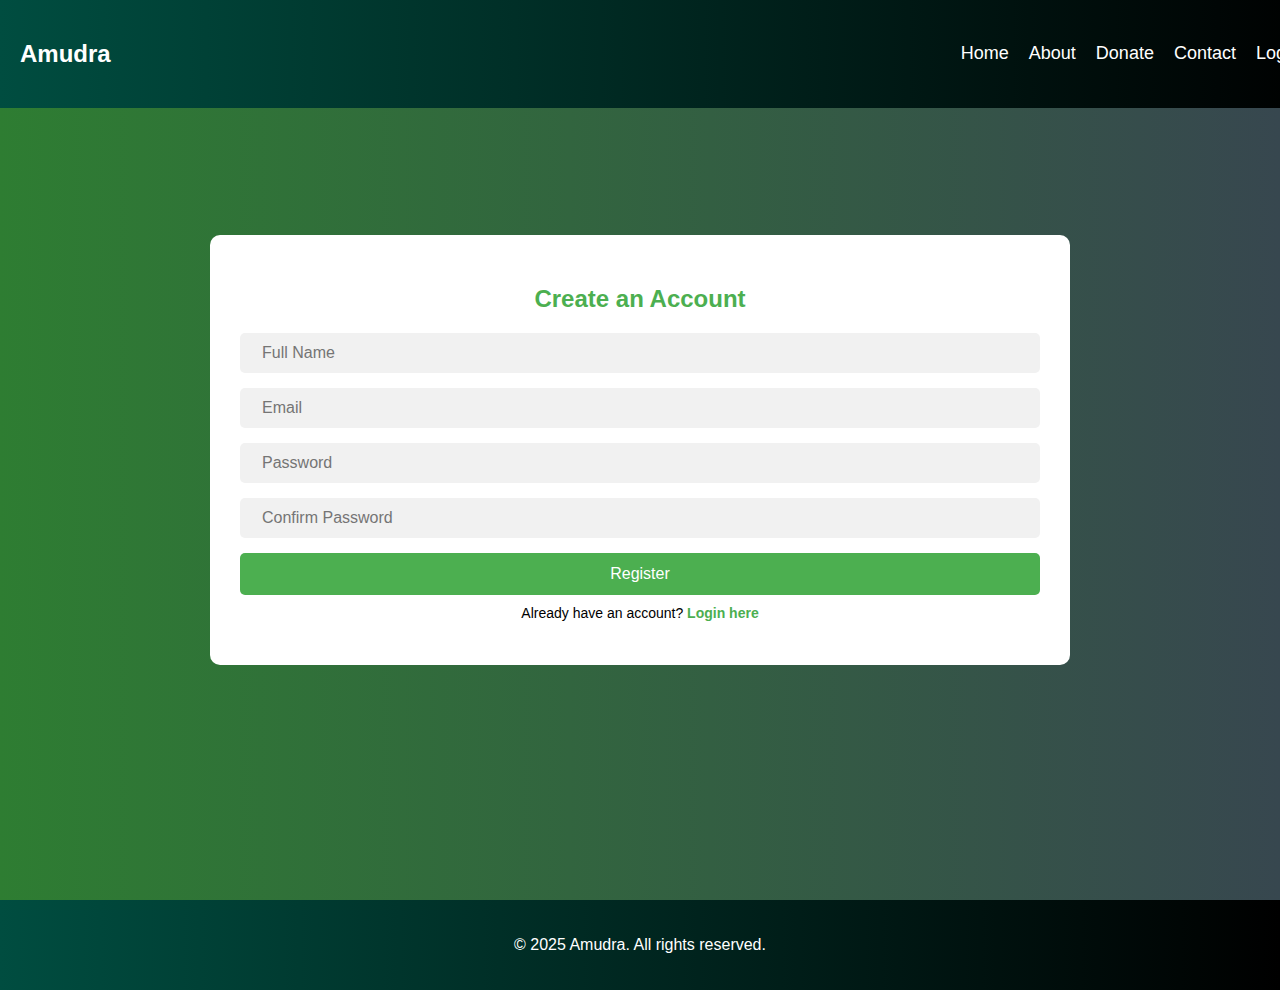
<file: register.html>
<!DOCTYPE html>
<html lang="en">
<head>
    <meta charset="UTF-8">
    <meta name="viewport" content="width=device-width, initial-scale=1.0">
    <title>Register | Amudra</title>

    <style>
        /* ========== General Styles ========== */
        body {
            font-family: Arial, sans-serif;
            margin: 0;
            padding: 0;
            background: #f4f4f4;
        }

        /* ========== Navbar ========== */
        .navbar {
            display: flex;
            justify-content: space-between;
            align-items: center;
            padding: 20px;
            background: linear-gradient(to right, #004d40, #000000);
            color: white;
            position: fixed;
            width: 100%;
            top: 0;
            z-index: 1000;
        }

        .nav-links {
            list-style: none;
            display: flex;
            gap: 20px;
        }

        .nav-links li a {
            text-decoration: none;
            color: white;
            font-size: 18px;
            transition: color 0.3s ease-in-out;
        }

        .nav-links li a:hover {
            color: #f1f1f1;
        }

        .menu-toggle {
            display: none;
        }

        /* ========== Registration Form ========== */
        .register-container {
            display: flex;
            justify-content: center;
            align-items: center;
            height: 100vh;
            background: linear-gradient(to right, #2E7D32, #37474F);
        }

        .register-box {
            background: white;
            padding: 30px;
            border-radius: 10px;
            box-shadow: 0 5px 15px green(0, 0, 0, 0.2);
            text-align: center;
            width: 800px;
        }

        .register-box h2 {
            color: #4CAF50;
            margin-bottom: 20px;
        }

        .input-group {
            display: flex;
            align-items: center;
            background: #f1f1f1;
            padding: 10px;
            border-radius: 5px;
            margin-bottom: 15px;
            transition: 0.3s;
        }

        .input-group i {
            color: #4CAF50;
            margin-right: 10px;
        }

        .input-group input {
            border: none;
            background: none;
            outline: none;
            width: 100%;
            font-size: 16px;
        }

        .input-group:hover {
            background: #eaeaea;
        }

        .register-btn {
            background: #4CAF50;
            color: white;
            border: none;
            padding: 12px;
            width: 100%;
            border-radius: 5px;
            font-size: 16px;
            cursor: pointer;
            transition: background 0.3s ease-in-out, transform 0.2s;
        }

        .register-btn:hover {
            background: #388E3C;
            transform: scale(1.05);
        }

        .login-link {
            margin-top: 10px;
            font-size: 14px;
        }

        .login-link a {
            color: #4CAF50;
            text-decoration: none;
            font-weight: bold;
        }

        .login-link a:hover {
            text-decoration: underline;
        }

        /* ========== Footer ========== */
        footer {
            text-align: center;
            padding: 20px;
            background: linear-gradient(to right, #004d40, #000000);

            color: white;
        }

        /* ========== Responsive Design ========== */
        @media (max-width: 768px) {
            .navbar {
                flex-direction: column;
                padding: 10px;
            }

            .nav-links {
                flex-direction: column;
                text-align: center;
                padding: 10px;
            }

            .menu-toggle {
                display: block;
                font-size: 24px;
                cursor: pointer;
            }

            .register-box {
                width: 100%;
            }
        }
    </style>

    <script>
        document.addEventListener("DOMContentLoaded", function () {
            const form = document.getElementById("registerForm");
            form.addEventListener("submit", function (event) {
                event.preventDefault();
                alert("Registration successful!");
            });
        });
    </script>

</head>
<body>

    <!-- ========== NAVIGATION BAR ========== -->
    <header class="navbar">
        <div class="logo">
            <h2>Amudra</h2>
        </div>
        <nav>
            <ul class="nav-links">
                <li><a href="index.html">Home</a></li>
                <li><a href="about.html">About</a></li>
                <li><a href="donate-food.html">Donate</a></li>
                <li><a href="contact.html">Contact</a></li>
                <li><a href="login.html">Login</a></li>
            </ul>
        </nav>
        <div class="menu-toggle">
            <i class="fas fa-bars"></i>
        </div>
    </header>

    <!-- ========== REGISTRATION FORM ========== -->
    <section class="register-container">
        <div class="register-box">
            <h2>Create an Account</h2>
            <form id="registerForm">
                <div class="input-group">
                    <i class="fas fa-user"></i>
                    <input type="text" id="username" placeholder="Full Name" required>
                </div>
                <div class="input-group">
                    <i class="fas fa-envelope"></i>
                    <input type="email" id="email" placeholder="Email" required>
                </div>
                <div class="input-group">
                    <i class="fas fa-lock"></i>
                    <input type="password" id="password" placeholder="Password" required>
                </div>
                <div class="input-group">
                    <i class="fas fa-lock"></i>
                    <input type="password" id="confirmPassword" placeholder="Confirm Password" required>
                </div>
                <button type="submit" class="register-btn">Register</button>
                <p class="login-link">Already have an account? <a href="login.html">Login here</a></p>
            </form>
        </div>
    </section>

    <!-- ========== FOOTER ========== -->
    <footer>
        <p>&copy; 2025 Amudra. All rights reserved.</p>
    </footer>

</body>
</html>
</file>
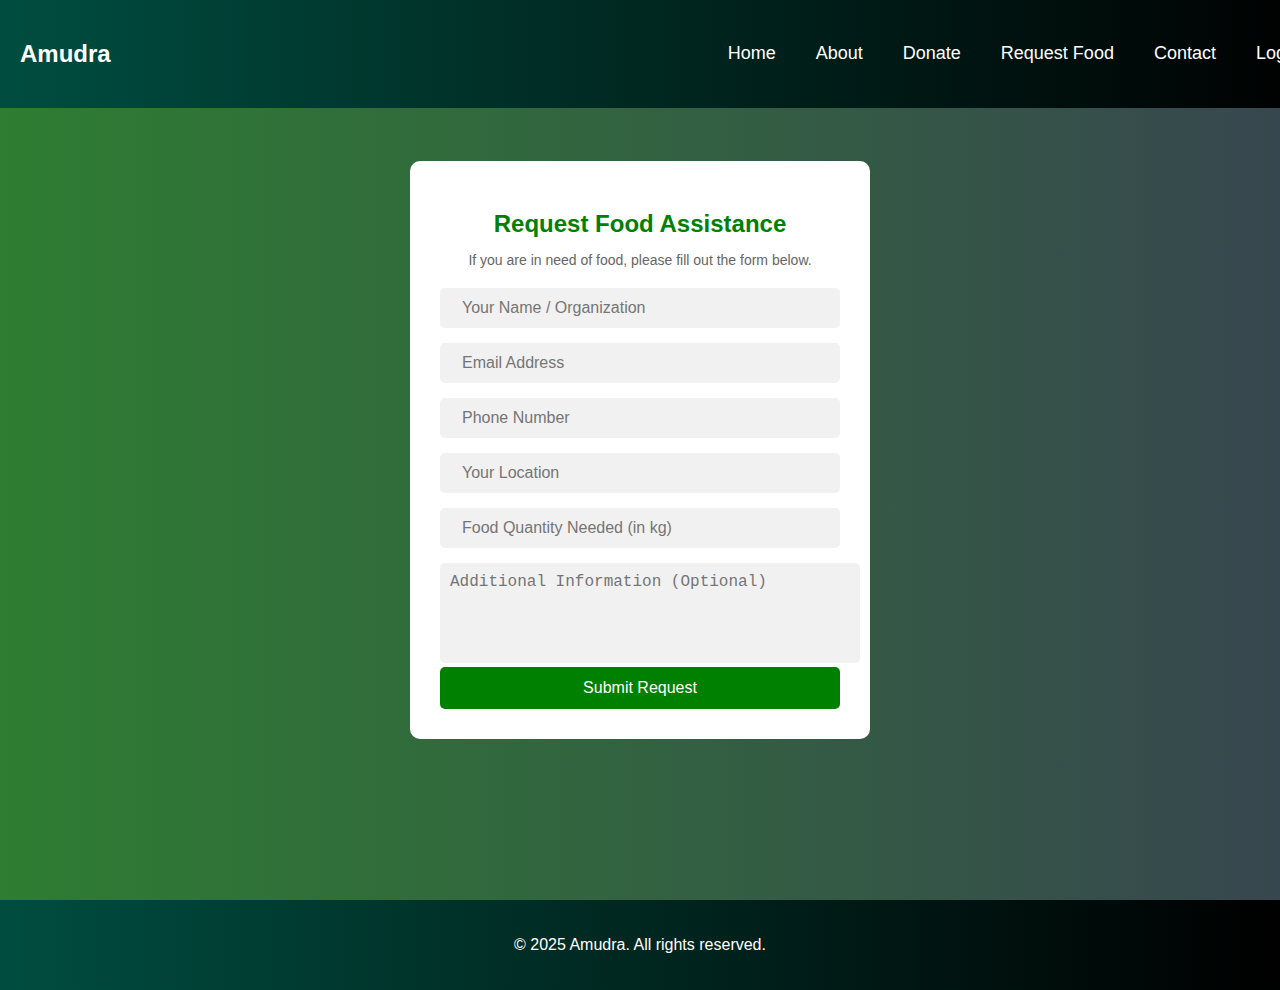
<file: request-food.html>
<!DOCTYPE html>
<html lang="en">
<head>
    <meta charset="UTF-8">
    <meta name="viewport" content="width=device-width, initial-scale=1.0">
    <title>Request Food | Amudra</title>

    <style>
        /* ========== General Styles ========== */
        body {
            font-family: Arial, sans-serif;
            margin: 0;
            padding: 0;
            background: #f4f4f4;
        }

        /* ========== Navbar ========== */
        .navbar {
            display: flex;
            justify-content: space-between;
            align-items: center;
            padding: 20px;
            background: linear-gradient(to right, #004d40, #000000);
            color: white;
            position: fixed;
            width: 100%;
            top: 0;
            z-index: 1000;
        }

        .nav-links {
            list-style: none;
            display: flex;
            gap: 40px;
        }

        .nav-links li a {
            text-decoration: none;
            color: white;
            font-size: 18px;
            transition: color 0.3s ease-in-out;
        }

        .nav-links li a:hover {
            color: #f1f1f1;
        }

        .menu-toggle {
            display: none;
        }

        /* ========== Request Form ========== */
        .request-container {
            display: flex;
            justify-content: center;
            align-items: center;
            height: 100vh;
            background: linear-gradient(to right, #2E7D32, #37474F);
        }

        .request-box {
            background: white;
            padding: 30px;
            border-radius: 10px;
            box-shadow: 0 5px 15px green(0, 0, 0, 0.2);
            text-align: center;
            width: 400px;
        }

        .request-box h2 {
            color: green;
            margin-bottom: 10px;
        }

        .request-box p {
            font-size: 14px;
            color: #666;
            margin-bottom: 20px;
        }

        .input-group {
            display: flex;
            align-items: center;
            background: #f1f1f1;
            padding: 10px;
            border-radius: 5px;
            margin-bottom: 15px;
            transition: 0.3s;
        }

        .input-group i {
            color: green;
            margin-right: 10px;
        }

        .input-group input, textarea {
            border: none;
            background: none;
            outline: none;
            width: 100%;
            font-size: 16px;
            resize: none;
        }

        .input-group:hover {
            background: #eaeaea;
        }

        textarea {
            height: 80px;
            padding: 10px;
            border-radius: 5px;
            font-size: 16px;
            background: #f1f1f1;
            border: none;
        }

        .request-btn {
            background: green;
            color: white;
            border: none;
            padding: 12px;
            width: 100%;
            border-radius: 5px;
            font-size: 16px;
            cursor: pointer;
            transition: background 0.3s ease-in-out, transform 0.2s;
        }

        .request-btn:hover {
            background: grey;
            transform: scale(1.05);
        }

        /* ========== Footer ========== */
        footer {
            text-align: center;
            padding: 20px;
            background: linear-gradient(to right, #004d40, #000000);
            color: white;
        }

        /* ========== Responsive Design ========== */
        @media (max-width: 768px) {
            .navbar {
                flex-direction: column;
                padding: 10px;
            }

            .nav-links {
                flex-direction: column;
                text-align: center;
                padding: 10px;
            }

            .menu-toggle {
                display: block;
                font-size: 24px;
                cursor: pointer;
            }

            .request-box {
                width: 90%;
            }
        }
    </style>

    <script>
        document.addEventListener("DOMContentLoaded", function () {
            const form = document.getElementById("requestForm");
            form.addEventListener("submit", function (event) {
                event.preventDefault();
                alert("Food request submitted successfully!");
            });
        });
    </script>

</head>
<body>

    <!-- ========== NAVIGATION BAR ========== -->
    <header class="navbar">
        <div class="logo">
            <h2>Amudra</h2>
        </div>
        <nav>
            <ul class="nav-links">
                <li><a href="index.html">Home</a></li>
                <li><a href="about.html">About</a></li>
                <li><a href="donate-food.html">Donate</a></li>
                <li><a href="request-food.html" class="active">Request Food</a></li>
                <li><a href="contact.html">Contact</a></li>
                <li><a href="login.html">Login</a></li>
            </ul>
        </nav>
        <div class="menu-toggle">
            <i class="fas fa-bars"></i>
        </div>
    </header>

    <!-- ========== REQUEST FOOD FORM ========== -->
    <section class="request-container">
        <div class="request-box">
            <h2>Request Food Assistance</h2>
            <p>If you are in need of food, please fill out the form below.</p>
            <form id="requestForm">
                <div class="input-group">
                    <i class="fas fa-user"></i>
                    <input type="text" id="name" placeholder="Your Name / Organization" required>
                </div>
                <div class="input-group">
                    <i class="fas fa-envelope"></i>
                    <input type="email" id="email" placeholder="Email Address" required>
                </div>
                <div class="input-group">
                    <i class="fas fa-phone"></i>
                    <input type="tel" id="phone" placeholder="Phone Number" required>
                </div>
                <div class="input-group">
                    <i class="fas fa-map-marker-alt"></i>
                    <input type="text" id="location" placeholder="Your Location" required>
                </div>
                <div class="input-group">
                    <i class="fas fa-utensils"></i>
                    <input type="number" id="foodQuantity" placeholder="Food Quantity Needed (in kg)" required>
                </div>
                <textarea id="additionalInfo" placeholder="Additional Information (Optional)"></textarea>
                <button type="submit" class="request-btn">Submit Request</button>
            </form>
        </div>
    </section>

    <!-- ========== FOOTER ========== -->
    <footer>
        <p>&copy; 2025 Amudra. All rights reserved.</p>
    </footer>

</body>
</html>
</file>
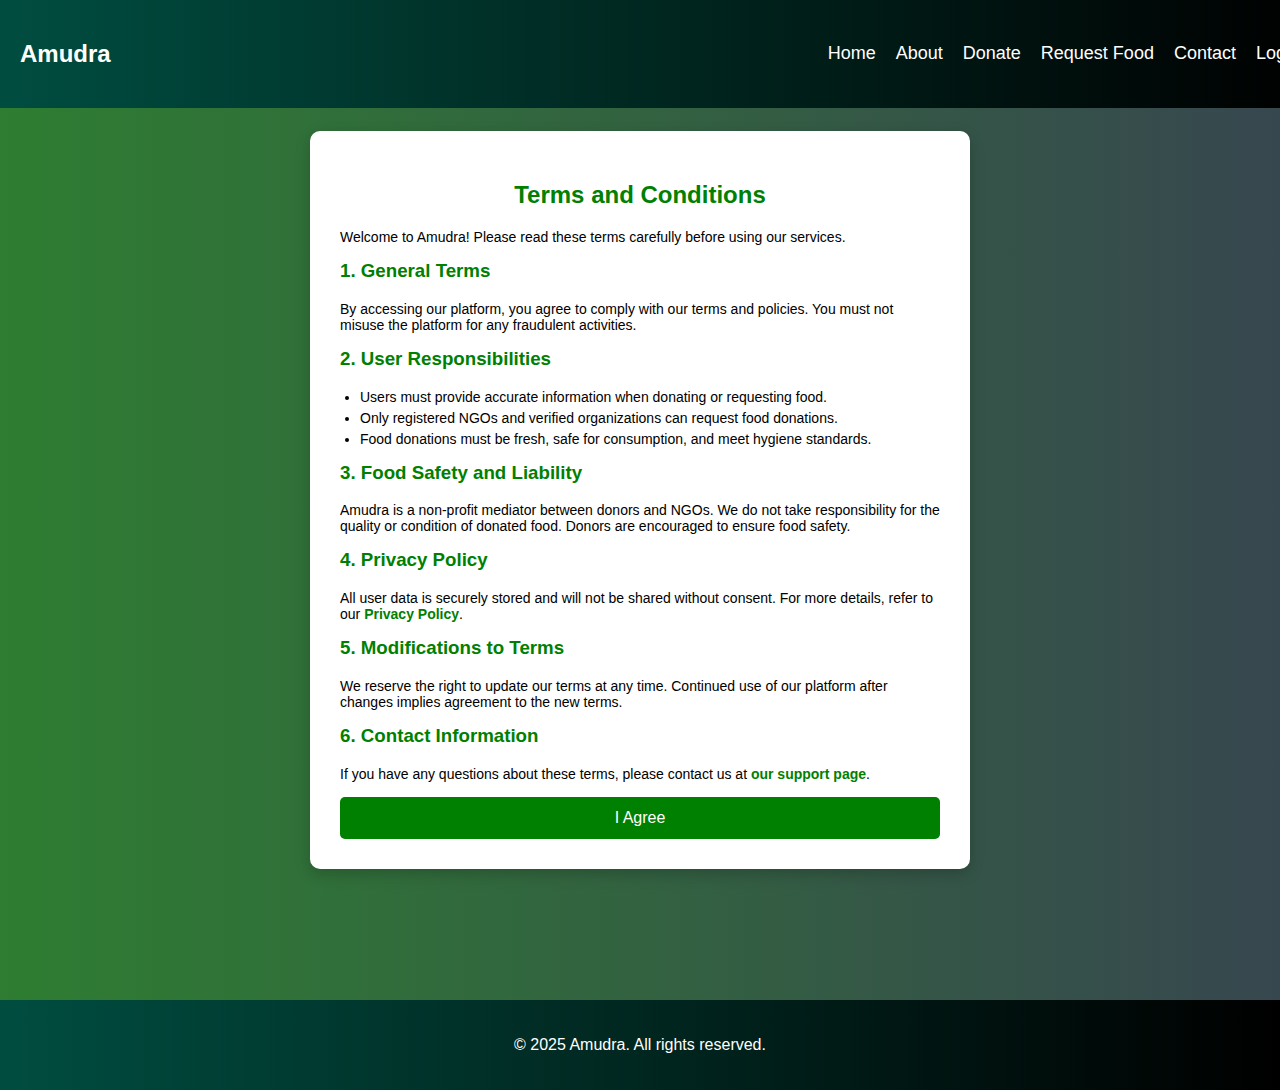
<file: terms.html>
<!DOCTYPE html>
<html lang="en">
<head>
    <meta charset="UTF-8">
    <meta name="viewport" content="width=device-width, initial-scale=1.0">
    <title>Terms and Conditions | Amudra</title>

    <style>
        /* ========== General Styles ========== */
        body {
            font-family: Arial, sans-serif;
            margin: 0;
            padding: 0;
            background: #f4f4f4;
        }

        /* ========== Navbar ========== */
        .navbar {
            display: flex;
            justify-content: space-between;
            align-items: center;
            padding: 20px;
            background: linear-gradient(to right, #004d40, #000000);
            color: white;
            position: fixed;
            width: 100%;
            top: 0;
            z-index: 1000;
        }

        .nav-links {
            list-style: none;
            display: flex;
            gap: 20px;
        }

        .nav-links li a {
            text-decoration: none;
            color: white;
            font-size: 18px;
            transition: color 0.3s ease-in-out;
        }

        .nav-links li a:hover {
            color: #f1f1f1;
        }

        .menu-toggle {
            display: none;
        }

        /* ========== Terms and Conditions Section ========== */
        .terms-container {
            display: flex;
            justify-content: center;
            align-items: center;
            height: 100vh;
            background: linear-gradient(to right, #2E7D32, #37474F);
            padding: 50px;
        }

        .terms-box {
            background: white;
            padding: 30px;
            border-radius: 10px;
            box-shadow: 0 5px 15px rgba(0, 0, 0, 0.2);
            max-width: 600px;
            width: 100%;
            text-align: left;
        }

        .terms-box h2 {
            color: green;
            text-align: center;
            margin-bottom: 20px;
        }

        .terms-box h3 {
            color: green;
            margin-top: 15px;
        }

        .terms-box p, ul {
            font-size: 14px;
            color:(134, 219, 7);
            margin-bottom: 15px;
        }

        .terms-box ul {
            padding-left: 20px;
        }

        .terms-box ul li {
            margin-bottom: 5px;
        }

        .terms-box a {
            color: green;
            font-weight: bold;
            text-decoration: none;
        }

        .terms-box a:hover {
            text-decoration: underline;
        }

        .agree-btn {
            background: green;
            color: white;
            border: none;
            padding: 12px;
            width: 100%;
            border-radius: 5px;
            font-size: 16px;
            cursor: pointer;
            transition: background 0.3s ease-in-out, transform 0.2s;
        }

        .agree-btn:hover {
            background: green;
            transform: scale(1.05);
        }

        /* ========== Footer ========== */
        footer {
            text-align: center;
            padding: 20px;
            background: linear-gradient(to right, #004d40, #000000);
            color: white;
        }

        /* ========== Responsive Design ========== */
        @media (max-width: 768px) {
            .navbar {
                flex-direction: column;
                padding: 10px;
            }

            .nav-links {
                flex-direction: column;
                text-align: center;
                padding: 10px;
            }

            .menu-toggle {
                display: block;
                font-size: 24px;
                cursor: pointer;
            }

            .terms-container {
                height: auto;
                padding: 30px;
            }

            .terms-box {
                width: 90%;
            }
        }
    </style>

</head>
<body>

    <!-- ========== NAVIGATION BAR ========== -->
    <header class="navbar">
        <div class="logo">
            <h2>Amudra</h2>
        </div>
        <nav>
            <ul class="nav-links">
                <li><a href="index.html">Home</a></li>
                <li><a href="about.html">About</a></li>
                <li><a href="donate-food.html">Donate</a></li>
                <li><a href="request-food.html">Request Food</a></li>
                <li><a href="contact.html">Contact</a></li>
                <li><a href="login.html">Login</a></li>
            </ul>
        </nav>
        <div class="menu-toggle">
            <i class="fas fa-bars"></i>
        </div>
    </header>

    <!-- ========== TERMS AND CONDITIONS SECTION ========== -->
    <section class="terms-container">
        <div class="terms-box">
            <h2>Terms and Conditions</h2>
            <p>Welcome to Amudra! Please read these terms carefully before using our services.</p>

            <h3>1. General Terms</h3>
            <p>By accessing our platform, you agree to comply with our terms and policies. You must not misuse the platform for any fraudulent activities.</p>

            <h3>2. User Responsibilities</h3>
            <ul>
                <li>Users must provide accurate information when donating or requesting food.</li>
                <li>Only registered NGOs and verified organizations can request food donations.</li>
                <li>Food donations must be fresh, safe for consumption, and meet hygiene standards.</li>
            </ul>

            <h3>3. Food Safety and Liability</h3>
            <p>Amudra is a non-profit mediator between donors and NGOs. We do not take responsibility for the quality or condition of donated food. Donors are encouraged to ensure food safety.</p>

            <h3>4. Privacy Policy</h3>
            <p>All user data is securely stored and will not be shared without consent. For more details, refer to our <a href="privacy.html">Privacy Policy</a>.</p>

            <h3>5. Modifications to Terms</h3>
            <p>We reserve the right to update our terms at any time. Continued use of our platform after changes implies agreement to the new terms.</p>

            <h3>6. Contact Information</h3>
            <p>If you have any questions about these terms, please contact us at <a href="contact.html">our support page</a>.</p>

            <button class="agree-btn">I Agree</button>
        </div>
    </section>

    <!-- ========== FOOTER ========== -->
    <footer>
        <p>&copy; 2025 Amudra. All rights reserved.</p>
    </footer>

</body>
</html>
</file>
